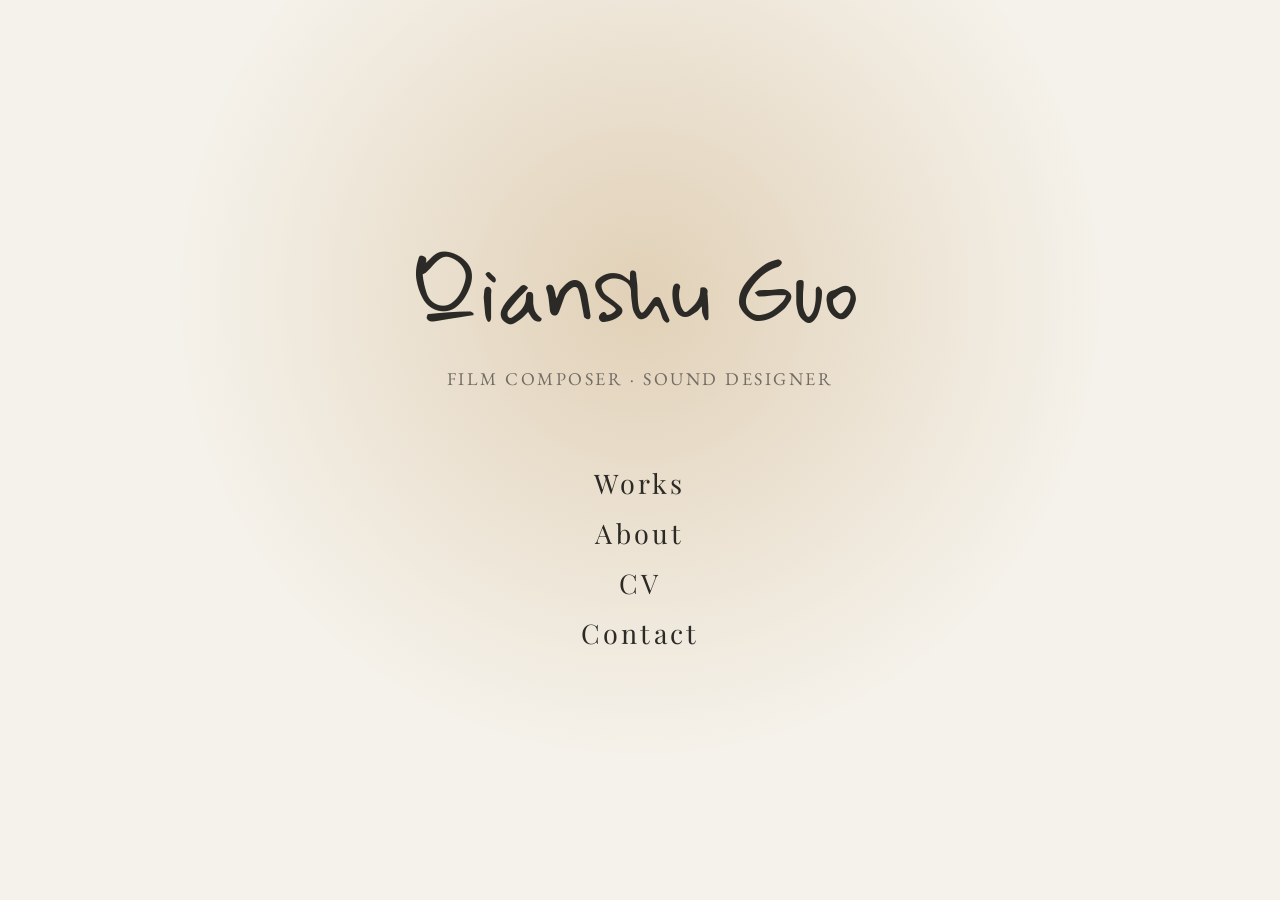
<file: index.html>
<!DOCTYPE html>
<html lang='en'>
<head>
    <title>Qianshu Guo</title>
    <meta charset='utf-8'>
    <meta name='viewport' content='width=device-width, initial-scale=1' />
    <meta name='theme-color' content='#f5f2eb'/>
    <link rel="preload" href="assets/fonts/Mynerve-Qianshu-Wordmark.woff2?v=4" as="font" type="font/woff2" crossorigin>
    <link rel="preload" href="assets/fonts/PlayfairDisplay-Regular.woff2" as="font" type="font/woff2" crossorigin>
    <link rel="preload" href="assets/fonts/EBGaramond-Regular.woff2" as="font" type="font/woff2" crossorigin>
    <link href="assets/fonts/fonts.css?v=4" rel="stylesheet">
    <link href="assets/site.css?v=5" rel="stylesheet">
    <script>
        const browserUA = navigator.userAgent;
        const isSafari = /Safari/.test(browserUA)
            && !/(Chrome|Chromium|CriOS|Edg|OPR|FxiOS|Android)/.test(browserUA);

        if (isSafari) {
            document.documentElement.classList.add('is-safari');
        }
    </script>
    <style>
        body {
            font-size: initial;
            line-height: normal;
        }

        .hero {
            position: relative;
            isolation: isolate;
            overflow: hidden;
            min-height: 100vh;
            min-height: 100svh;
            min-height: 100dvh;
            display: flex;
            flex-direction: column;
            justify-content: center;
            align-items: center;
            text-align: center;
            padding: 60px 40px;
        }

        .hero > * {
            position: relative;
            z-index: 1;
            animation: home-arrive .72s cubic-bezier(.22, .72, .28, 1) both;
        }

        .hero-name {
            animation-delay: .08s;
        }

        .hero .subtitle {
            animation-delay: .18s;
        }

        .hero-links {
            animation-delay: .28s;
        }

        @keyframes home-arrive {
            from {
                opacity: 0;
                transform: translateY(12px);
            }
            to {
                opacity: 1;
                transform: translateY(0);
            }
        }

        .hero h1 {
            display: block;
            width: 100%;
            font-family: 'Mynerve', cursive;
            font-size: clamp(52px, 8vw, 96px);
            font-weight: 400;
            letter-spacing: normal;
            font-feature-settings: "liga" 1;
            line-height: 1.1;
            margin-bottom: 0;
            text-align: center;
        }

        .is-safari .hero h1 {
            transform: translateX(.18em);
        }

        .hero-name {
            z-index: 0;
            align-self: stretch;
            width: 100%;
            margin-bottom: 20px;
            text-align: center;
        }

        .hero .subtitle {
            font-family: 'EB Garamond', Georgia, serif;
            font-size: clamp(16px, 1.6vw, 18px);
            font-style: normal;
            font-weight: 400;
            letter-spacing: .14em;
            color: var(--muted);
            margin-bottom: 68px;
        }

        .hero-links {
            display: flex;
            flex-direction: column;
            align-items: center;
        }

        .hero-links a {
            display: block;
            font-family: 'Playfair Display', serif;
            font-size: clamp(20px, 2.2vw, 27px);
            font-weight: 400;
            color: var(--text);
            text-decoration: none;
            padding: 7px 0;
            letter-spacing: .12em;
            transition:
                color .42s ease,
                transform .32s ease;
        }
        .hero-links a:hover {
            color: var(--accent-hover);
            transform: translateY(-1px);
        }
        .hero-links a:focus-visible {
            outline: 1px solid rgba(138, 114, 82, 0.45);
            outline-offset: 4px;
        }

        @media (max-width: 600px) {
            .hero { padding: 60px 24px; }
            .hero .subtitle {
                font-size: 14px;
                letter-spacing: .1em;
            }
        }

        @media (prefers-reduced-motion: reduce) {
            .hero > * {
                animation: none;
            }
            .hero-links a {
                transition: none;
            }
            .hero-links a:hover {
                transform: none;
            }
        }
    </style>
</head>
<body>
    <div class="hero">
        <div class="hero-name name-glow-anchor">
            <h1>Qianshu Guo</h1>
        </div>
        <p class="subtitle">FILM COMPOSER · SOUND DESIGNER</p>
        <div class="hero-links">
            <a href="works.html">Works</a>
            <a href="about.html">About</a>
            <a href="cv.html">CV</a>
            <a href="contact.html">Contact</a>
        </div>
    </div>
</body>
</html>
</file>
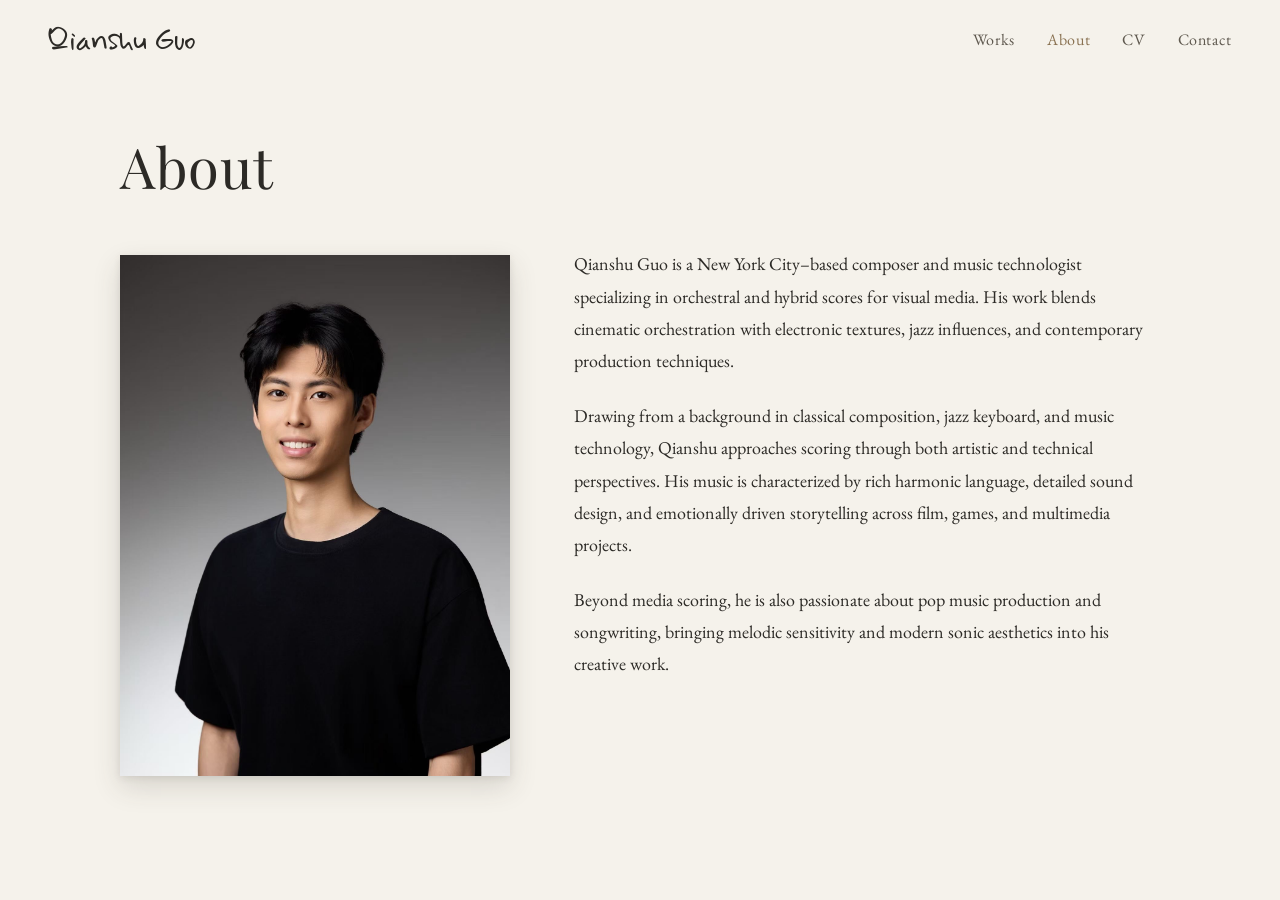
<file: about.html>
<!DOCTYPE html>
<html lang='en'>
<head>
    <title>About — Qianshu Guo</title>
    <meta charset='utf-8'>
    <meta name='viewport' content='width=device-width, initial-scale=1' />
    <meta name='theme-color' content='#f5f2eb'/>
    <link rel="preload" href="assets/fonts/Mynerve-Qianshu-Wordmark.woff2?v=4" as="font" type="font/woff2" crossorigin>
    <link rel="preload" href="assets/fonts/PlayfairDisplay-Regular.woff2" as="font" type="font/woff2" crossorigin>
    <link rel="preload" href="assets/fonts/EBGaramond-Regular.woff2" as="font" type="font/woff2" crossorigin>
    <link rel="preload" href="assets/pics/26-linkedin-1-ps.jpg" as="image">
    <link href="assets/fonts/fonts.css?v=4" rel="stylesheet">
    <link href="assets/site.css?v=5" rel="stylesheet">
    <style>
        .page-content {
            max-width: 1120px;
            margin: 0 auto;
            padding: 38px 40px 100px;
        }

        .page-title {
            font-family: 'Playfair Display', serif;
            font-size: clamp(36px, 5vw, 56px);
            font-weight: 400;
            margin-bottom: 42px;
            letter-spacing: .01em;
        }

        .about-layout {
            display: grid;
            grid-template-columns: minmax(250px, 0.8fr) minmax(0, 1.2fr);
            gap: clamp(40px, 5.5vw, 64px);
            align-items: start;
        }

        .about-portrait {
            box-shadow:
                0 2px 7px rgba(65, 58, 48, 0.10),
                0 11px 26px rgba(65, 58, 48, 0.16);
        }

        .about-portrait img {
            display: block;
            width: 100%;
            height: auto;
            opacity: 0;
            transition: opacity 0.3s ease;
        }

        .about-portrait img.is-ready {
            opacity: 1;
        }

        .about-copy {
            margin-top: -7px;
        }

        .about-copy p {
            font-size: 18px;
            line-height: 1.8;
            margin-bottom: 22px;
        }

        .about-copy p:last-child {
            margin-bottom: 0;
        }

        @media (max-width: 760px) {
            .about-layout {
                grid-template-columns: 1fr;
                gap: 36px;
            }

            .about-portrait {
                width: min(100%, 430px);
            }

            .about-copy {
                margin-top: 0;
            }
        }

        @media (max-width: 600px) {
            .page-content { padding: 32px 24px 80px; }
            .page-title { margin-bottom: 32px; }
            .about-layout { gap: 30px; }
        }

        @media (prefers-reduced-motion: reduce) {
            .about-portrait img {
                transition: none;
            }
        }
    </style>
</head>
<body class="inner-page">

    <nav class="site-nav">
        <a class="name" href="index.html">Qianshu Guo</a>
        <div class="links">
            <a href="works.html">Works</a>
            <a href="about.html" aria-current="page">About</a>
            <a href="cv.html">CV</a>
            <a href="contact.html">Contact</a>
        </div>
    </nav>

    <div class="page-content">
        <div class="page-title">About</div>
        <div class="about-layout">
            <figure class="about-portrait">
                <img
                    src="assets/pics/26-linkedin-1-ps.jpg"
                    alt="Portrait of Qianshu Guo"
                    width="1280"
                    height="1707"
                    decoding="async"
                    fetchpriority="high"
                >
            </figure>
            <div class="about-copy">
                <p>Qianshu Guo is a New York City–based composer and music technologist specializing in orchestral and hybrid scores for visual media. His work blends cinematic orchestration with electronic textures, jazz influences, and contemporary production techniques.</p>
                <p>Drawing from a background in classical composition, jazz keyboard, and music technology, Qianshu approaches scoring through both artistic and technical perspectives. His music is characterized by rich harmonic language, detailed sound design, and emotionally driven storytelling across film, games, and multimedia projects.</p>
                <p>Beyond media scoring, he is also passionate about pop music production and songwriting, bringing melodic sensitivity and modern sonic aesthetics into his creative work.</p>
            </div>
        </div>
    </div>

    <noscript>
        <style>.about-portrait img { opacity: 1; }</style>
    </noscript>
    <script>
        const portrait = document.querySelector('.about-portrait img');

        const revealPortrait = () => {
            requestAnimationFrame(() => portrait.classList.add('is-ready'));
        };

        if ('decode' in portrait) {
            portrait.decode().then(revealPortrait).catch(() => {
                if (portrait.complete && portrait.naturalWidth) {
                    revealPortrait();
                } else {
                    portrait.addEventListener('load', revealPortrait, { once: true });
                }
            });
        } else if (portrait.complete && portrait.naturalWidth) {
            revealPortrait();
        } else {
            portrait.addEventListener('load', revealPortrait, { once: true });
        }
    </script>
</body>
</html>
</file>
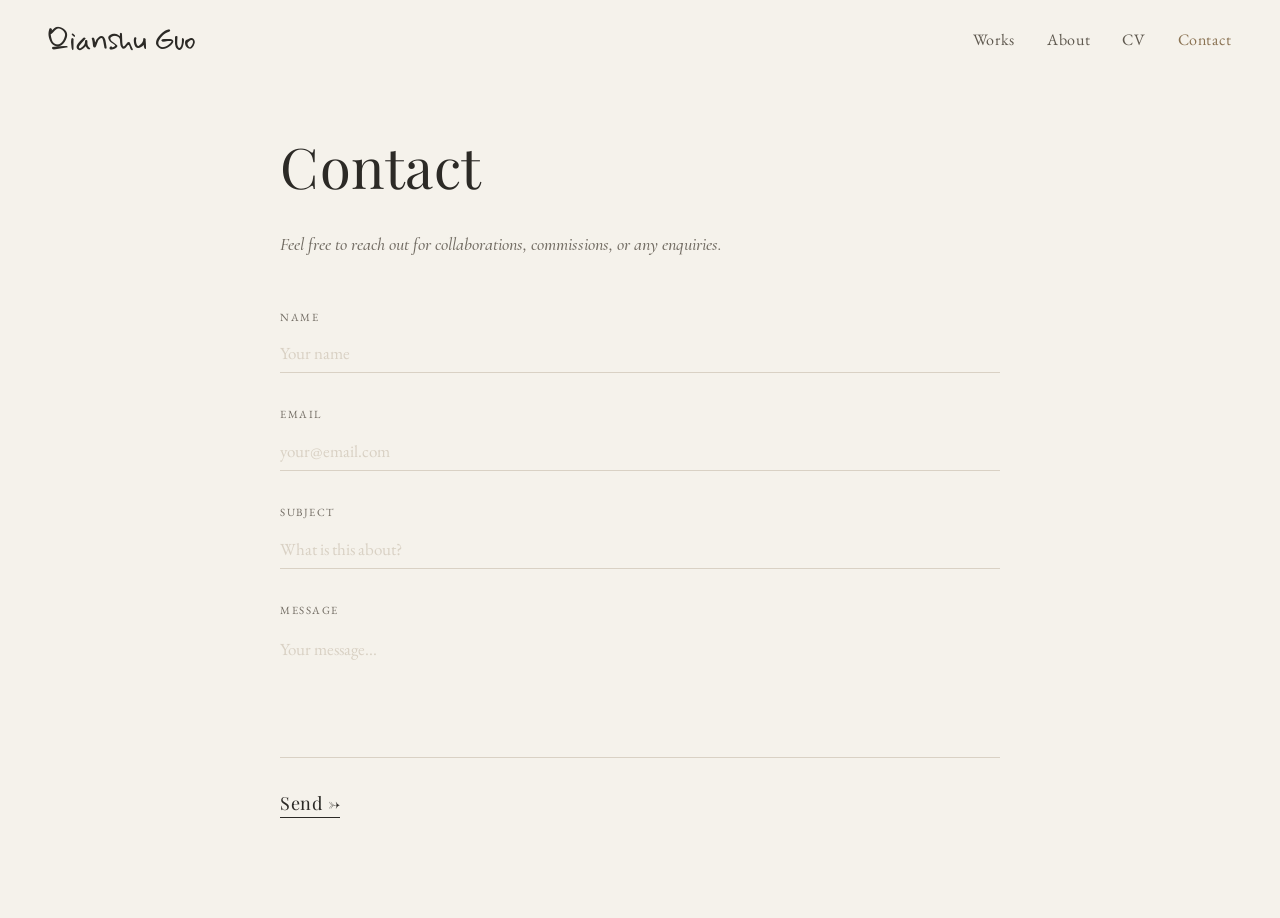
<file: contact.html>
<!DOCTYPE html>
<html lang='en'>
<head>
    <title>Contact — Qianshu Guo</title>
    <meta charset='utf-8'>
    <meta name='viewport' content='width=device-width, initial-scale=1' />
    <meta name='theme-color' content='#f5f2eb'/>
    <link rel="preload" href="assets/fonts/Mynerve-Qianshu-Wordmark.woff2?v=4" as="font" type="font/woff2" crossorigin>
    <link rel="preload" href="assets/fonts/PlayfairDisplay-Regular.woff2" as="font" type="font/woff2" crossorigin>
    <link rel="preload" href="assets/fonts/EBGaramond-Regular.woff2" as="font" type="font/woff2" crossorigin>
    <link rel="preload" href="assets/fonts/CormorantGaramond-MediumItalic.woff2" as="font" type="font/woff2" crossorigin>
    <link href="assets/fonts/fonts.css?v=4" rel="stylesheet">
    <link href="assets/site.css?v=5" rel="stylesheet">
    <style>
        .page-content {
            max-width: 800px;
            margin: 0 auto;
            padding: 38px 40px 100px;
        }

        .page-title {
            font-family: 'Playfair Display', serif;
            font-size: clamp(36px, 5vw, 56px);
            font-weight: 400;
            margin-bottom: 16px;
            letter-spacing: .01em;
        }

        .contact-intro {
            font-size: 18px;
            font-style: italic;
            font-family: 'Cormorant Garamond', Georgia, serif;
            font-weight: 500;
            color: var(--muted);
            margin-bottom: 48px;
        }

        .contact-form {
            display: flex;
            flex-direction: column;
            gap: 32px;
        }

        .form-group {
            display: flex;
            flex-direction: column;
            gap: 8px;
        }

        .form-group label {
            font-size: 11px;
            letter-spacing: .14em;
            text-transform: uppercase;
            color: var(--muted);
        }

        .form-group input,
        .form-group textarea {
            background: transparent;
            border: none;
            border-bottom: 1px solid var(--border);
            padding: 8px 0;
            font-family: 'EB Garamond', Georgia, serif;
            font-size: 17px;
            color: var(--text);
            outline: none;
            width: 100%;
            transition: border-color 0.2s;
        }
        .form-group input::placeholder,
        .form-group textarea::placeholder {
            color: var(--border);
        }
        .form-group input:focus,
        .form-group textarea:focus {
            border-bottom-color: var(--text);
        }
        .form-group textarea {
            resize: none;
            height: 130px;
            line-height: 1.6;
        }

        .form-submit button {
            font-family: 'Playfair Display', serif;
            font-size: 18px;
            font-weight: 400;
            color: var(--text);
            background: none;
            border: none;
            border-bottom: 1px solid var(--text);
            padding-bottom: 2px;
            cursor: pointer;
            letter-spacing: .04em;
            transition: color 0.2s, border-color 0.2s;
        }
        .form-submit button:hover { color: var(--accent); border-color: var(--accent); }
        .form-submit button:disabled {
            color: var(--muted);
            border-color: var(--border);
            cursor: wait;
        }

        .form-status {
            display: none;
            font-size: 16px;
            font-style: italic;
            font-family: 'Cormorant Garamond', Georgia, serif;
            font-weight: 500;
            color: var(--muted);
            margin-top: 8px;
        }
        .form-status.is-visible { display: block; }
        .form-status.is-error { color: #9a4f44; }

        .form-honey {
            position: absolute;
            left: -9999px;
            width: 1px;
            height: 1px;
            overflow: hidden;
        }

        @media (max-width: 600px) {
            .page-content { padding: 32px 24px 80px; }
        }
    </style>
</head>
<body class="inner-page">

    <nav class="site-nav">
        <a class="name" href="index.html">Qianshu Guo</a>
        <div class="links">
            <a href="works.html">Works</a>
            <a href="about.html">About</a>
            <a href="cv.html">CV</a>
            <a href="contact.html" aria-current="page">Contact</a>
        </div>
    </nav>

    <div class="page-content">
        <div class="page-title">Contact</div>
        <p class="contact-intro">Feel free to reach out for collaborations, commissions, or any enquiries.</p>

        <form
            class="contact-form"
            id="contact-form"
            action="https://formsubmit.co/qianshu.guo@outlook.com"
            method="POST"
        >
            <input type="hidden" name="_template" value="table">
            <input type="hidden" name="_captcha" value="false">
            <div class="form-honey" aria-hidden="true">
                <label for="website">Website</label>
                <input type="text" id="website" name="_honey" tabindex="-1" autocomplete="off">
            </div>
            <div class="form-group">
                <label for="name">Name</label>
                <input type="text" id="name" name="name" placeholder="Your name" required>
            </div>
            <div class="form-group">
                <label for="email">Email</label>
                <input type="email" id="email" name="email" placeholder="your@email.com" required>
            </div>
            <div class="form-group">
                <label for="subject">Subject</label>
                <input type="text" id="subject" name="subject" placeholder="What is this about?">
            </div>
            <div class="form-group">
                <label for="message">Message</label>
                <textarea id="message" name="message" placeholder="Your message..." required></textarea>
            </div>
            <div class="form-submit">
                <button type="submit" id="submit-button">Send →</button>
                <p class="form-status" id="form-status" role="status" aria-live="polite"></p>
            </div>
        </form>
    </div>

    <script>
        const form = document.getElementById('contact-form');
        const submitButton = document.getElementById('submit-button');
        const formStatus = document.getElementById('form-status');

        form.addEventListener('submit', async function (event) {
            event.preventDefault();

            const formData = new FormData(form);
            const subject = formData.get('subject') || 'Message from website';
            formData.set('_subject', subject);

            submitButton.disabled = true;
            submitButton.textContent = 'Sending…';
            formStatus.className = 'form-status';
            formStatus.textContent = '';

            try {
                const response = await fetch(
                    'https://formsubmit.co/ajax/qianshu.guo@outlook.com',
                    {
                        method: 'POST',
                        headers: { 'Accept': 'application/json' },
                        body: formData
                    }
                );

                if (!response.ok) {
                    throw new Error('Form submission failed');
                }

                form.reset();
                formStatus.textContent = "Thank you — your message has been sent. I'll be in touch soon.";
                formStatus.className = 'form-status is-visible';
            } catch (error) {
                formStatus.textContent = 'Sorry, the message could not be sent. Please try again in a moment.';
                formStatus.className = 'form-status is-visible is-error';
            } finally {
                submitButton.disabled = false;
                submitButton.textContent = 'Send →';
            }
        });
    </script>

</body>
</html>
</file>
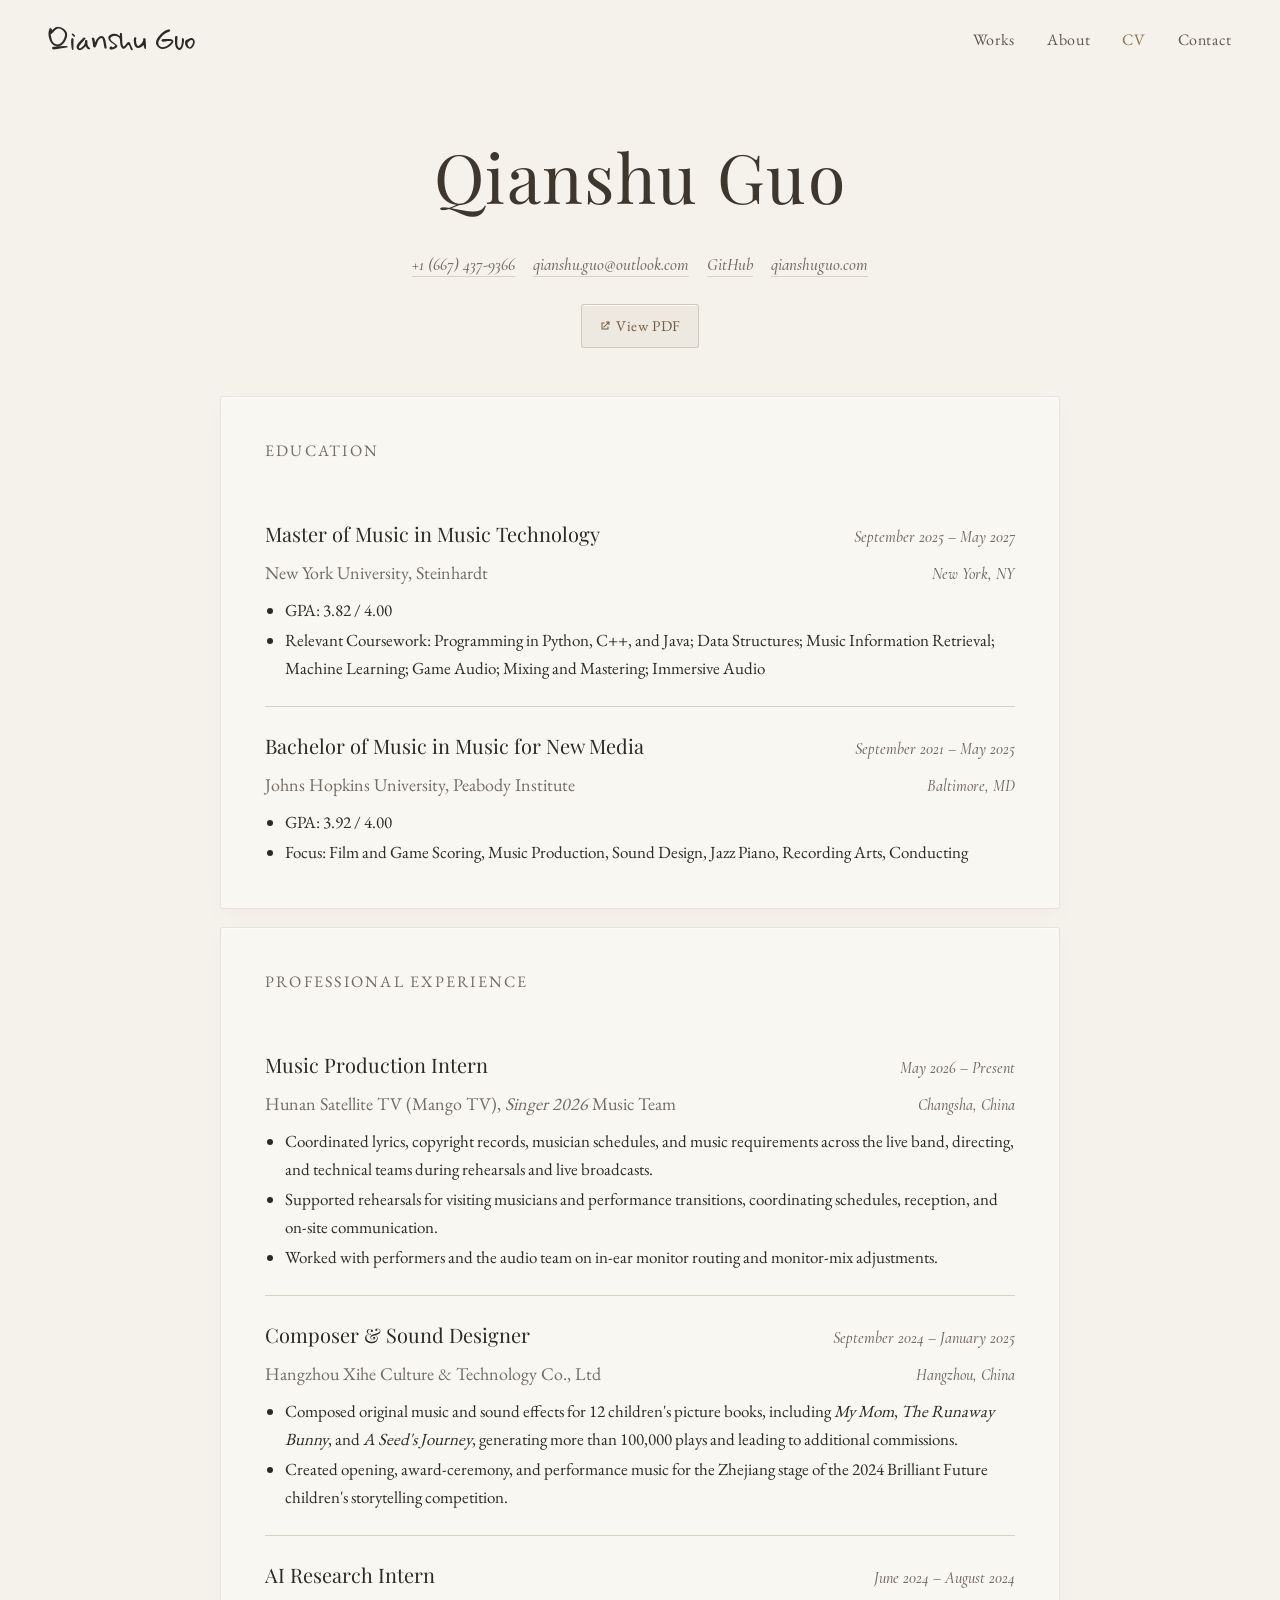
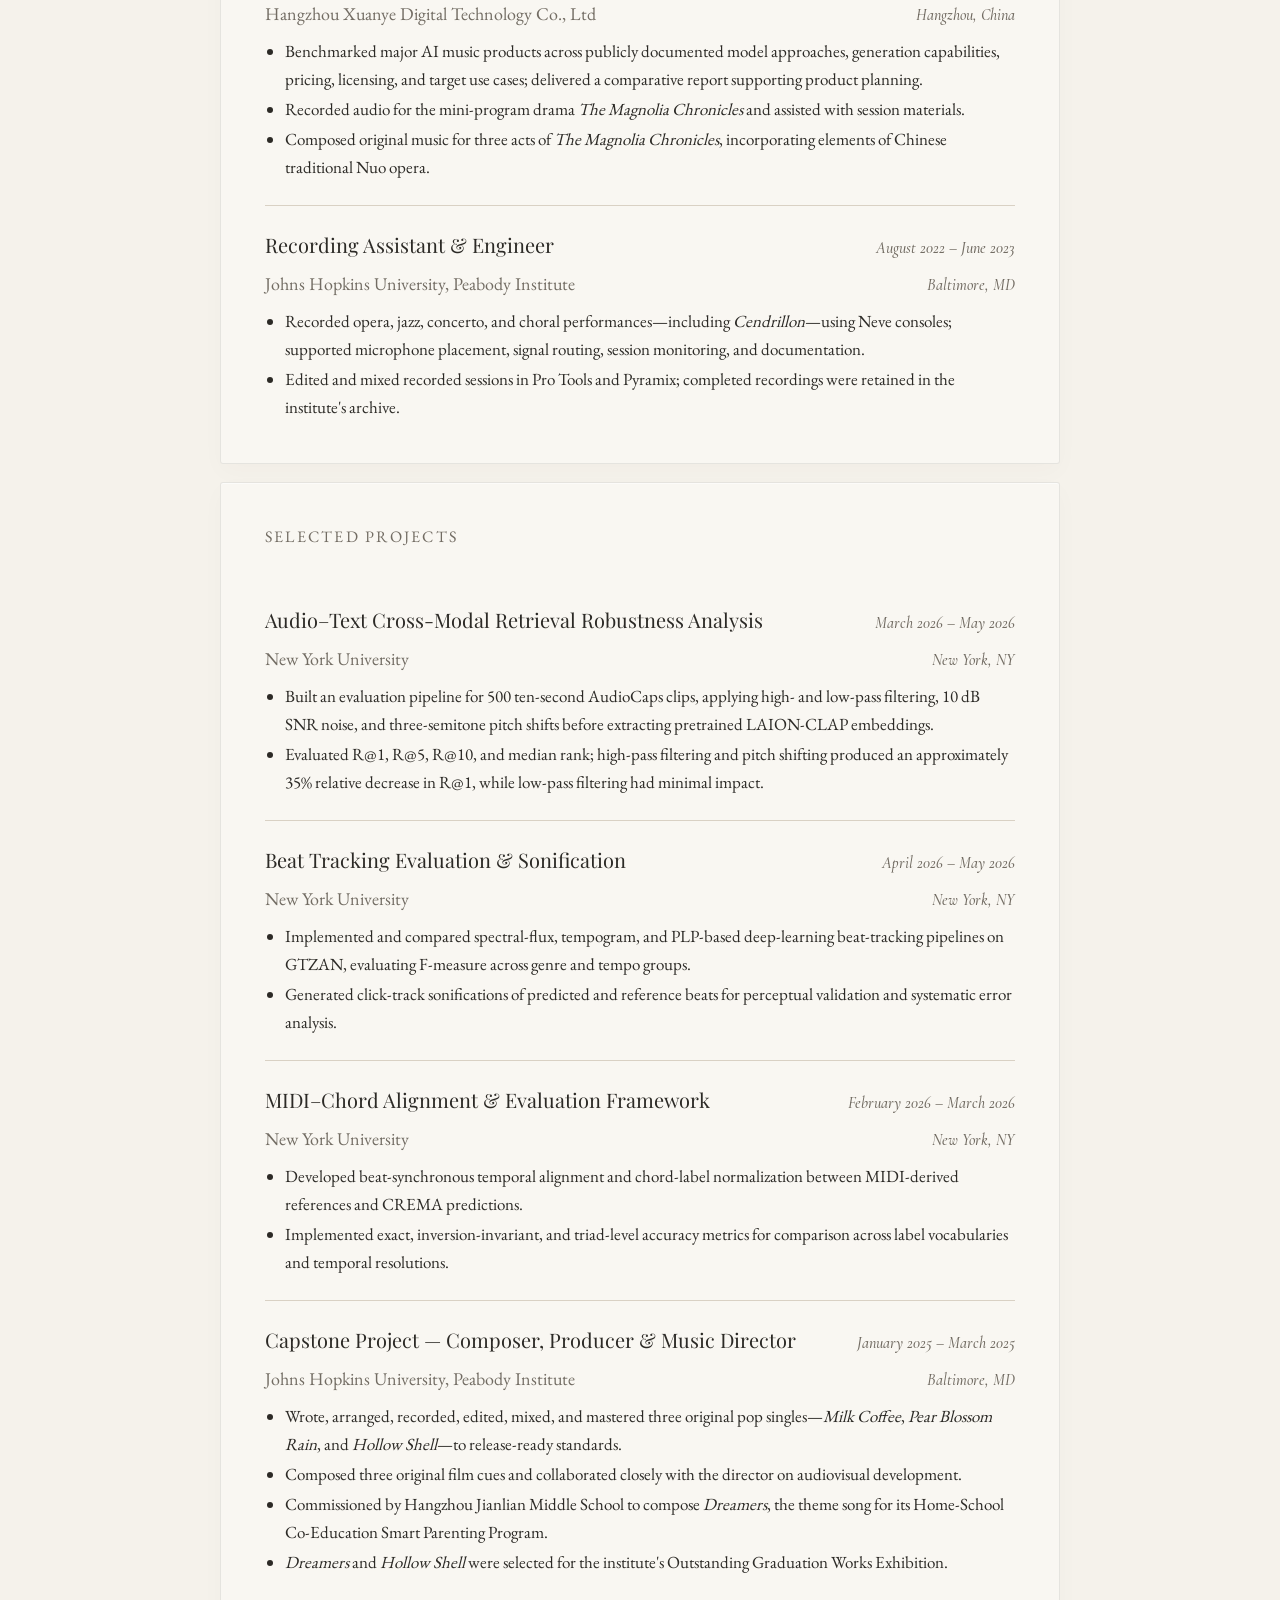
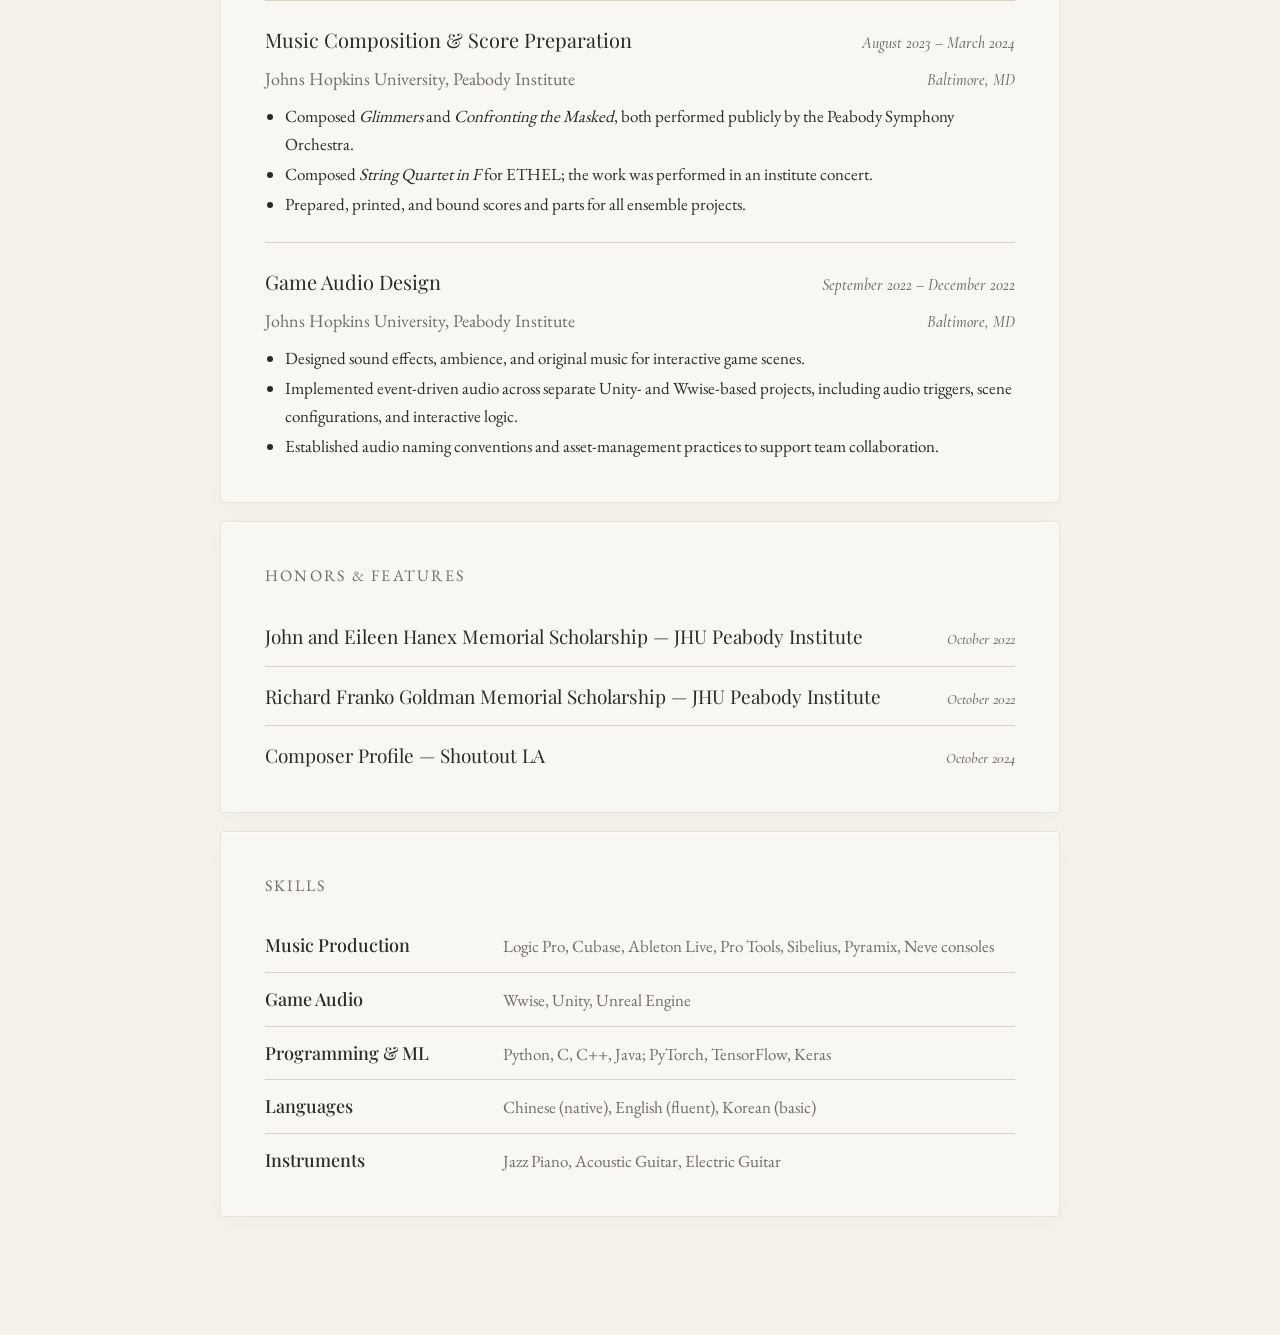
<file: cv.html>
<!DOCTYPE html>
<html lang='en'>
<head>
    <title>CV — Qianshu Guo</title>
    <meta charset='utf-8'>
    <meta name='viewport' content='width=device-width, initial-scale=1' />
    <meta name='theme-color' content='#f5f2eb'/>
    <link rel="preload" href="assets/fonts/Mynerve-Qianshu-Wordmark.woff2?v=4" as="font" type="font/woff2" crossorigin>
    <link rel="preload" href="assets/fonts/PlayfairDisplay-Regular.woff2" as="font" type="font/woff2" crossorigin>
    <link rel="preload" href="assets/fonts/EBGaramond-Regular.woff2" as="font" type="font/woff2" crossorigin>
    <link rel="preload" href="assets/fonts/CormorantGaramond-MediumItalic.woff2" as="font" type="font/woff2" crossorigin>
    <link href="assets/fonts/fonts.css?v=4" rel="stylesheet">
    <link href="assets/site.css?v=5" rel="stylesheet">
    <style>
        :root {
            --block-bg: rgba(255, 255, 255, 0.38);
            --block-border: rgba(65, 58, 48, 0.10);
        }

        .cv-download {
            display: inline-flex;
            align-items: center;
            gap: 5px;
            font-family: 'EB Garamond', Georgia, serif;
            font-size: 15px;
            font-weight: 500;
            color: var(--accent-hover);
            text-decoration: none;
            background-color: #ede8e0;
            border: 1px solid rgba(138, 114, 82, 0.28);
            border-radius: 3px;
            box-shadow: inset 0 1px 0 rgba(255, 255, 255, 0.72);
            padding: 8px 17px;
            letter-spacing: .04em;
            white-space: nowrap;
            transition:
                color 0.2s,
                border-color 0.2s,
                background-color 0.2s,
                box-shadow 0.2s;
            margin-top: 24px;
        }
        .cv-download:hover {
            color: var(--text);
            border-color: rgba(138, 114, 82, 0.42);
            background-color: #e8e1d7;
            box-shadow:
                inset 0 1px 0 rgba(255, 255, 255, 0.82),
                0 2px 8px rgba(65, 58, 48, 0.045);
        }
        .cv-download:focus-visible {
            outline: 1px solid rgba(138, 114, 82, 0.55);
            outline-offset: 4px;
        }
        .cv-download-floating {
            position: fixed;
            z-index: 20;
            left: 50%;
            bottom: max(18px, env(safe-area-inset-bottom));
            margin: 0;
            transform: translateX(-50%);
            opacity: 1;
            visibility: visible;
            box-shadow:
                inset 0 1px 0 rgba(255, 255, 255, 0.78),
                0 4px 14px rgba(65, 58, 48, 0.07);
        }
        .cv-download-floating:hover {
            box-shadow:
                inset 0 1px 0 rgba(255, 255, 255, 0.84),
                0 5px 16px rgba(65, 58, 48, 0.085);
        }
        body.has-download-observer .cv-download-floating {
            opacity: 0;
            visibility: hidden;
            pointer-events: none;
            transform: translate(-50%, 6px);
            transition:
                opacity 0.2s,
                visibility 0.2s,
                transform 0.2s,
                color 0.2s,
                border-color 0.2s,
                background-color 0.2s,
                box-shadow 0.2s;
        }
        body.has-download-observer.show-floating-download .cv-download-floating {
            opacity: 1;
            visibility: visible;
            pointer-events: auto;
            transform: translate(-50%, 0);
        }

        .cv-page {
            max-width: 920px;
            margin: 0 auto;
            padding: 38px 40px 100px;
        }

        .cv-header {
            text-align: center;
            margin-bottom: 48px;
        }
        .cv-header h1 {
            font-family: 'Playfair Display', serif;
            font-size: clamp(40px, 6vw, 68px);
            font-weight: 400;
            letter-spacing: .02em;
            color: #3d372e;
            margin-bottom: 16px;
        }
        .cv-header .contact {
            display: flex;
            justify-content: center;
            flex-wrap: wrap;
            gap: 6px 18px;
            font-size: 17px;
            color: var(--muted);
            font-style: italic;
            font-family: 'Cormorant Garamond', Georgia, serif;
            font-weight: 500;
            line-height: 1.8;
        }
        .cv-header .contact a {
            color: var(--muted);
            text-decoration: none;
            border-bottom: 1px solid var(--border);
            padding-bottom: 1px;
            transition: color 0.2s;
        }
        .cv-header .contact a:hover { color: var(--text); }
        .cv-header .contact span { white-space: nowrap; }

        .cv-block {
            background-color: var(--block-bg);
            border: 1px solid var(--block-border);
            border-radius: 3px;
            box-shadow:
                inset 0 1px 0 rgba(255, 255, 255, 0.55),
                0 8px 24px rgba(65, 58, 48, 0.025);
            padding: 40px 44px;
            margin-bottom: 18px;
        }
        .cv-block .block-label {
            font-family: 'EB Garamond', Georgia, serif;
            font-size: 16px;
            letter-spacing: .14em;
            text-transform: uppercase;
            color: var(--muted);
            margin-bottom: 31px;
        }

        /* Skills */
        .skills-list {
            list-style: none;
            padding: 0;
        }
        .skills-list li {
            display: flex;
            gap: 18px;
            flex-wrap: wrap;
            align-items: baseline;
            padding: 11px 0;
            border-bottom: 1px solid var(--border);
            font-size: 18px;
        }
        .skills-list li:first-child { padding-top: 0; }
        .skills-list li:last-child { border-bottom: none; padding-bottom: 0; }
        .skill-key {
            font-family: 'Playfair Display', serif;
            font-size: 18px;
            font-weight: 500;
            min-width: 220px;
        }
        .skill-val {
            color: var(--muted);
            font-size: 17px;
        }

        /* Experience */
        .exp-entry {
            padding: 22px 0;
            border-bottom: 1px solid var(--border);
        }
        .exp-entry:first-child { padding-top: 0; }
        .exp-entry:last-child { border-bottom: none; padding-bottom: 0; }
        .exp-top-row {
            display: flex;
            justify-content: space-between;
            align-items: baseline;
            flex-wrap: wrap;
            gap: 7px;
            margin-bottom: 2px;
        }
        .exp-title {
            font-family: 'Playfair Display', serif;
            font-size: 20px;
            font-weight: 400;
        }
        .exp-date {
            font-size: 16px;
            font-style: italic;
            font-family: 'Cormorant Garamond', Georgia, serif;
            font-weight: 500;
            color: var(--muted);
            white-space: nowrap;
        }
        .exp-role {
            font-size: 18px;
            font-style: normal;
            font-family: 'EB Garamond', Georgia, serif;
            font-weight: 400;
            color: var(--muted);
            margin-top: 5px;
            margin-bottom: 5px;
        }
        .exp-meta-row {
            display: flex;
            justify-content: space-between;
            align-items: baseline;
            flex-wrap: wrap;
            gap: 7px 18px;
            margin-bottom: 7px;
        }
        .exp-meta-row .exp-role,
        .exp-meta-row .exp-organization {
            margin-bottom: 0;
        }
        .exp-entry ul { padding-left: 20px; }
        .exp-entry ul li {
            font-size: 17px;
            line-height: 1.65;
            margin-bottom: 2px;
            color: var(--text);
        }
        .exp-organization {
            font-size: 16px;
            font-style: italic;
            font-family: 'Cormorant Garamond', Georgia, serif;
            font-weight: 500;
            color: var(--muted);
            margin-bottom: 7px;
        }

        /* Awards */
        .awards-list {
            list-style: none;
            padding: 0;
        }
        .awards-list li {
            display: flex;
            justify-content: space-between;
            align-items: baseline;
            flex-wrap: wrap;
            gap: 9px;
            padding: 13px 0;
            border-bottom: 1px solid var(--border);
        }
        .awards-list li:first-child { padding-top: 0; }
        .awards-list li:last-child { border-bottom: none; padding-bottom: 0; }
        .award-name {
            font-family: 'Playfair Display', serif;
            font-size: 19px;
            font-weight: 400;
        }
        .award-prize {
            font-size: 15px;
            font-style: italic;
            font-family: 'Cormorant Garamond', Georgia, serif;
            font-weight: 500;
            color: var(--muted);
            white-space: nowrap;
        }

        @media (max-width: 600px) {
            .cv-page { padding: 32px 24px 80px; }
            .cv-block { padding: 28px 24px; }
            .cv-header { margin-bottom: 40px; }
            .cv-header .contact {
                flex-direction: column;
                align-items: center;
                gap: 0;
            }
            .skill-key { min-width: 100%; }
        }

        @media (prefers-reduced-motion: reduce) {
            .cv-download {
                transition: none;
            }
        }

        @media print {
            .cv-download-floating {
                display: none;
            }
        }
    </style>
</head>
<body class="inner-page">

    <nav class="site-nav">
        <a class="name" href="index.html">Qianshu Guo</a>
        <div class="links">
            <a href="works.html">Works</a>
            <a href="about.html">About</a>
            <a href="cv.html" aria-current="page">CV</a>
            <a href="contact.html">Contact</a>
        </div>
    </nav>

    <div class="cv-page">

        <div class="cv-header">
            <h1>Qianshu Guo</h1>
            <div class="contact">
                <span><a href="tel:+16674379366">+1 (667) 437-9366</a></span>
                <span><a href="mailto:qianshu.guo@outlook.com">qianshu.guo@outlook.com</a></span>
                <span><a href="https://github.com/qianshuguo" target="_blank" rel="noopener noreferrer">GitHub</a></span>
                <span><a href="https://qianshuguo.com">qianshuguo.com</a></span>
            </div>
            <a class="cv-download" href="assets/cv/qianshu_guo-cv.pdf" target="_blank" rel="noopener noreferrer">
                <svg xmlns="http://www.w3.org/2000/svg" width="12" height="12" viewBox="0 0 24 24" fill="currentColor" aria-hidden="true">
                    <path d="M14 3h7v7h-2V6.41l-9.29 9.3-1.42-1.42L17.59 5H14V3zM5 5h6v2H7v10h10v-4h2v6H5V5z"/>
                </svg>
                View PDF
            </a>
        </div>

        <div class="cv-content">
        <!-- Education -->
        <div class="cv-block">
            <div class="block-label">Education</div>

            <div class="exp-entry">
                <div class="exp-top-row">
                    <span class="exp-title">Master of Music in Music Technology</span>
                    <span class="exp-date">September 2025 – May 2027</span>
                </div>
                <div class="exp-meta-row">
                    <div class="exp-role">New York University, Steinhardt</div>
                    <div class="exp-organization">New York, NY</div>
                </div>
                <ul>
                    <li>GPA: 3.82 / 4.00</li>
                    <li>Relevant Coursework: Programming in Python, C++, and Java; Data Structures; Music Information Retrieval; Machine Learning; Game Audio; Mixing and Mastering; Immersive Audio</li>
                </ul>
            </div>

            <div class="exp-entry">
                <div class="exp-top-row">
                    <span class="exp-title">Bachelor of Music in Music for New Media</span>
                    <span class="exp-date">September 2021 – May 2025</span>
                </div>
                <div class="exp-meta-row">
                    <div class="exp-role">Johns Hopkins University, Peabody Institute</div>
                    <div class="exp-organization">Baltimore, MD</div>
                </div>
                <ul>
                    <li>GPA: 3.92 / 4.00</li>
                    <li>Focus: Film and Game Scoring, Music Production, Sound Design, Jazz Piano, Recording Arts, Conducting</li>
                </ul>
            </div>
        </div>

        <!-- Professional Experience -->
        <div class="cv-block">
            <div class="block-label">Professional Experience</div>

            <div class="exp-entry">
                <div class="exp-top-row">
                    <span class="exp-title">Music Production Intern</span>
                    <span class="exp-date">May 2026 – Present</span>
                </div>
                <div class="exp-meta-row">
                    <div class="exp-role">Hunan Satellite TV (Mango TV), <em>Singer 2026</em> Music Team</div>
                    <div class="exp-organization">Changsha, China</div>
                </div>
                <ul>
                    <li>Coordinated lyrics, copyright records, musician schedules, and music requirements across the live band, directing, and technical teams during rehearsals and live broadcasts.</li>
                    <li>Supported rehearsals for visiting musicians and performance transitions, coordinating schedules, reception, and on-site communication.</li>
                    <li>Worked with performers and the audio team on in-ear monitor routing and monitor-mix adjustments.</li>
                </ul>
            </div>

            <div class="exp-entry">
                <div class="exp-top-row">
                    <span class="exp-title">Composer &amp; Sound Designer</span>
                    <span class="exp-date">September 2024 – January 2025</span>
                </div>
                <div class="exp-meta-row">
                    <div class="exp-role">Hangzhou Xihe Culture &amp; Technology Co., Ltd</div>
                    <div class="exp-organization">Hangzhou, China</div>
                </div>
                <ul>
                    <li>Composed original music and sound effects for 12 children's picture books, including <em>My Mom</em>, <em>The Runaway Bunny</em>, and <em>A Seed's Journey</em>, generating more than 100,000 plays and leading to additional commissions.</li>
                    <li>Created opening, award-ceremony, and performance music for the Zhejiang stage of the 2024 Brilliant Future children's storytelling competition.</li>
                </ul>
            </div>

            <div class="exp-entry">
                <div class="exp-top-row">
                    <span class="exp-title">AI Research Intern</span>
                    <span class="exp-date">June 2024 – August 2024</span>
                </div>
                <div class="exp-meta-row">
                    <div class="exp-role">Hangzhou Xuanye Digital Technology Co., Ltd</div>
                    <div class="exp-organization">Hangzhou, China</div>
                </div>
                <ul>
                    <li>Benchmarked major AI music products across publicly documented model approaches, generation capabilities, pricing, licensing, and target use cases; delivered a comparative report supporting product planning.</li>
                    <li>Recorded audio for the mini-program drama <em>The Magnolia Chronicles</em> and assisted with session materials.</li>
                    <li>Composed original music for three acts of <em>The Magnolia Chronicles</em>, incorporating elements of Chinese traditional Nuo opera.</li>
                </ul>
            </div>

            <div class="exp-entry">
                <div class="exp-top-row">
                    <span class="exp-title">Recording Assistant &amp; Engineer</span>
                    <span class="exp-date">August 2022 – June 2023</span>
                </div>
                <div class="exp-meta-row">
                    <div class="exp-role">Johns Hopkins University, Peabody Institute</div>
                    <div class="exp-organization">Baltimore, MD</div>
                </div>
                <ul>
                    <li>Recorded opera, jazz, concerto, and choral performances—including <em>Cendrillon</em>—using Neve consoles; supported microphone placement, signal routing, session monitoring, and documentation.</li>
                    <li>Edited and mixed recorded sessions in Pro Tools and Pyramix; completed recordings were retained in the institute's archive.</li>
                </ul>
            </div>
        </div>

        <!-- Selected Projects -->
        <div class="cv-block">
            <div class="block-label">Selected Projects</div>

            <div class="exp-entry">
                <div class="exp-top-row">
                    <span class="exp-title">Audio–Text Cross-Modal Retrieval Robustness Analysis</span>
                    <span class="exp-date">March 2026 – May 2026</span>
                </div>
                <div class="exp-meta-row">
                    <div class="exp-role">New York University</div>
                    <div class="exp-organization">New York, NY</div>
                </div>
                <ul>
                    <li>Built an evaluation pipeline for 500 ten-second AudioCaps clips, applying high- and low-pass filtering, 10 dB SNR noise, and three-semitone pitch shifts before extracting pretrained LAION-CLAP embeddings.</li>
                    <li>Evaluated R@1, R@5, R@10, and median rank; high-pass filtering and pitch shifting produced an approximately 35% relative decrease in R@1, while low-pass filtering had minimal impact.</li>
                </ul>
            </div>

            <div class="exp-entry">
                <div class="exp-top-row">
                    <span class="exp-title">Beat Tracking Evaluation &amp; Sonification</span>
                    <span class="exp-date">April 2026 – May 2026</span>
                </div>
                <div class="exp-meta-row">
                    <div class="exp-role">New York University</div>
                    <div class="exp-organization">New York, NY</div>
                </div>
                <ul>
                    <li>Implemented and compared spectral-flux, tempogram, and PLP-based deep-learning beat-tracking pipelines on GTZAN, evaluating F-measure across genre and tempo groups.</li>
                    <li>Generated click-track sonifications of predicted and reference beats for perceptual validation and systematic error analysis.</li>
                </ul>
            </div>

            <div class="exp-entry">
                <div class="exp-top-row">
                    <span class="exp-title">MIDI–Chord Alignment &amp; Evaluation Framework</span>
                    <span class="exp-date">February 2026 – March 2026</span>
                </div>
                <div class="exp-meta-row">
                    <div class="exp-role">New York University</div>
                    <div class="exp-organization">New York, NY</div>
                </div>
                <ul>
                    <li>Developed beat-synchronous temporal alignment and chord-label normalization between MIDI-derived references and CREMA predictions.</li>
                    <li>Implemented exact, inversion-invariant, and triad-level accuracy metrics for comparison across label vocabularies and temporal resolutions.</li>
                </ul>
            </div>

            <div class="exp-entry">
                <div class="exp-top-row">
                    <span class="exp-title">Capstone Project — Composer, Producer &amp; Music Director</span>
                    <span class="exp-date">January 2025 – March 2025</span>
                </div>
                <div class="exp-meta-row">
                    <div class="exp-role">Johns Hopkins University, Peabody Institute</div>
                    <div class="exp-organization">Baltimore, MD</div>
                </div>
                <ul>
                    <li>Wrote, arranged, recorded, edited, mixed, and mastered three original pop singles—<em>Milk Coffee</em>, <em>Pear Blossom Rain</em>, and <em>Hollow Shell</em>—to release-ready standards.</li>
                    <li>Composed three original film cues and collaborated closely with the director on audiovisual development.</li>
                    <li>Commissioned by Hangzhou Jianlian Middle School to compose <em>Dreamers</em>, the theme song for its Home-School Co-Education Smart Parenting Program.</li>
                    <li><em>Dreamers</em> and <em>Hollow Shell</em> were selected for the institute's Outstanding Graduation Works Exhibition.</li>
                </ul>
            </div>

            <div class="exp-entry">
                <div class="exp-top-row">
                    <span class="exp-title">Music Composition &amp; Score Preparation</span>
                    <span class="exp-date">August 2023 – March 2024</span>
                </div>
                <div class="exp-meta-row">
                    <div class="exp-role">Johns Hopkins University, Peabody Institute</div>
                    <div class="exp-organization">Baltimore, MD</div>
                </div>
                <ul>
                    <li>Composed <em>Glimmers</em> and <em>Confronting the Masked</em>, both performed publicly by the Peabody Symphony Orchestra.</li>
                    <li>Composed <em>String Quartet in F</em> for ETHEL; the work was performed in an institute concert.</li>
                    <li>Prepared, printed, and bound scores and parts for all ensemble projects.</li>
                </ul>
            </div>

            <div class="exp-entry">
                <div class="exp-top-row">
                    <span class="exp-title">Game Audio Design</span>
                    <span class="exp-date">September 2022 – December 2022</span>
                </div>
                <div class="exp-meta-row">
                    <div class="exp-role">Johns Hopkins University, Peabody Institute</div>
                    <div class="exp-organization">Baltimore, MD</div>
                </div>
                <ul>
                    <li>Designed sound effects, ambience, and original music for interactive game scenes.</li>
                    <li>Implemented event-driven audio across separate Unity- and Wwise-based projects, including audio triggers, scene configurations, and interactive logic.</li>
                    <li>Established audio naming conventions and asset-management practices to support team collaboration.</li>
                </ul>
            </div>
        </div>

        <!-- Honors -->
        <div class="cv-block">
            <div class="block-label">Honors &amp; Features</div>
            <ul class="awards-list">
                <li>
                    <span class="award-name">John and Eileen Hanex Memorial Scholarship — JHU Peabody Institute</span>
                    <span class="award-prize">October 2022</span>
                </li>
                <li>
                    <span class="award-name">Richard Franko Goldman Memorial Scholarship — JHU Peabody Institute</span>
                    <span class="award-prize">October 2022</span>
                </li>
                <li>
                    <span class="award-name">Composer Profile — Shoutout LA</span>
                    <span class="award-prize">October 2024</span>
                </li>
            </ul>
        </div>

        <!-- Skills -->
        <div class="cv-block">
            <div class="block-label">Skills</div>
            <ul class="skills-list">
                <li>
                    <span class="skill-key">Music Production</span>
                    <span class="skill-val">Logic Pro, Cubase, Ableton Live, Pro Tools, Sibelius, Pyramix, Neve consoles</span>
                </li>
                <li>
                    <span class="skill-key">Game Audio</span>
                    <span class="skill-val">Wwise, Unity, Unreal Engine</span>
                </li>
                <li>
                    <span class="skill-key">Programming &amp; ML</span>
                    <span class="skill-val">Python, C, C++, Java; PyTorch, TensorFlow, Keras</span>
                </li>
                <li>
                    <span class="skill-key">Languages</span>
                    <span class="skill-val">Chinese (native), English (fluent), Korean (basic)</span>
                </li>
                <li>
                    <span class="skill-key">Instruments</span>
                    <span class="skill-val">Jazz Piano, Acoustic Guitar, Electric Guitar</span>
                </li>
            </ul>
        </div>

        </div><!-- /cv-content -->
    </div>

    <a class="cv-download cv-download-floating" href="assets/cv/qianshu_guo-cv.pdf" target="_blank" rel="noopener noreferrer" aria-label="Open CV PDF">
        <svg xmlns="http://www.w3.org/2000/svg" width="12" height="12" viewBox="0 0 24 24" fill="currentColor" aria-hidden="true">
            <path d="M14 3h7v7h-2V6.41l-9.29 9.3-1.42-1.42L17.59 5H14V3zM5 5h6v2H7v10h10v-4h2v6H5V5z"/>
        </svg>
        View PDF
    </a>

    <script>
        (function() {
            var inlineDownload = document.querySelector('.cv-header .cv-download');
            if (!inlineDownload || !('IntersectionObserver' in window)) return;

            document.body.classList.add('has-download-observer');
            new IntersectionObserver(function(entries) {
                document.body.classList.toggle(
                    'show-floating-download',
                    entries[0].intersectionRatio < 1
                );
            }, { threshold: 1 }).observe(inlineDownload);
        })();
    </script>

</body>
</html>
</file>
<file: assets/fonts/fonts.css>
/* Mynerve — deterministic handwritten name mark */
@font-face {
    font-family: 'Mynerve';
    src: url('Mynerve-Qianshu-Wordmark.woff2?v=4') format('woff2');
    font-weight: 400;
    font-style: normal;
    font-display: block;
}

/* Playfair Display — headings */
@font-face {
    font-family: 'Playfair Display';
    src: url('PlayfairDisplay-Regular.woff2') format('woff2');
    font-weight: 400;
    font-style: normal;
    font-display: block;
}
@font-face {
    font-family: 'Playfair Display';
    src: url('PlayfairDisplay-Medium.woff2') format('woff2');
    font-weight: 500;
    font-style: normal;
    font-display: block;
}

/* EB Garamond — body */
@font-face {
    font-family: 'EB Garamond';
    src: url('EBGaramond-Regular.woff2') format('woff2');
    font-weight: 400;
    font-style: normal;
    font-display: block;
}
/* Cormorant Garamond — italic accents */
@font-face {
    font-family: 'Cormorant Garamond';
    src: url('CormorantGaramond-MediumItalic.woff2') format('woff2');
    font-weight: 500;
    font-style: italic;
    font-display: block;
}
</file>
<file: assets/site.css>
/*
 * Shared page canvas.
 *
 * The background belongs exclusively to the root element. Keeping body
 * transparent prevents short pages from ending in a second, differently
 * blended background layer.
 */
* {
    box-sizing: border-box;
    margin: 0;
    padding: 0;
}

:root {
    --bg: #f5f2eb;
    --text: #2c2a26;
    --muted: #726c63;
    --link: #5f594f;
    --accent: #8a7252;
    --accent-hover: #735c40;
    --border: #d9d1c4;
}

html {
    min-height: 100%;
    background-color: var(--bg);
}

body {
    min-height: 100vh;
    background: transparent;
    color: var(--text);
    font-family: 'EB Garamond', Georgia, serif;
    font-size: 17px;
    line-height: 1.7;
}

.site-nav {
    display: flex;
    justify-content: space-between;
    align-items: center;
    padding: 24px 48px;
}

.site-nav .name {
    display: inline-block;
    font-family: 'Mynerve', cursive;
    font-size: 32px;
    font-weight: 400;
    line-height: 1;
    letter-spacing: normal;
    font-feature-settings: "liga" 1;
    text-decoration: none;
    color: var(--text);
    transition: color 0.42s ease;
}

.site-nav .name:hover {
    color: var(--accent-hover);
}

.site-nav .links {
    display: flex;
    align-items: center;
    gap: 32px;
}

.site-nav .links a {
    font-family: 'EB Garamond', Georgia, serif;
    font-size: 16px;
    color: var(--link);
    text-decoration: none;
    letter-spacing: .04em;
    transition: color 0.42s ease, transform 0.32s ease;
}

.site-nav .links a:hover {
    color: var(--accent-hover);
    transform: translateY(-1px);
}

.site-nav .links a[aria-current="page"] {
    color: var(--accent);
}

.site-nav .links a:focus-visible {
    outline: 1px solid rgba(138, 114, 82, 0.45);
    outline-offset: 4px;
}

::selection {
    color: var(--text);
    background: rgba(181, 145, 94, .28);
}

::-moz-selection {
    color: var(--text);
    background: rgba(181, 145, 94, .28);
}

/*
 * Shared name glow. The anchor is placed before the rest of the page
 * content, so the animated light remains underneath every text/control
 * layer while staying centered on the name.
 */
.name-glow-anchor {
    position: relative;
    isolation: isolate;
}

.name-glow-anchor::before {
    content: "";
    position: absolute;
    z-index: 0;
    top: 50%;
    left: 50%;
    width: min(88vw, 920px);
    aspect-ratio: 1;
    transform: translate(-50%, -50%) scale(.04);
    transform-origin: center;
    opacity: 0;
    border-radius: 50%;
    background: radial-gradient(
        circle,
        rgba(190, 149, 91, .36) 0,
        rgba(190, 149, 91, .17) 38%,
        rgba(190, 149, 91, 0) 72%
    );
    pointer-events: none;
    animation: name-glow-radiate 1.6s cubic-bezier(.16, .7, .2, 1) .12s both;
}

.name-glow-anchor > h1 {
    position: relative;
    z-index: 1;
}

@keyframes name-glow-radiate {
    0% {
        opacity: 0;
        transform: translate(-50%, -50%) scale(.04);
    }
    2% {
        opacity: .78;
    }
    100% {
        opacity: 1;
        transform: translate(-50%, -50%) scale(1);
    }
}

body.inner-page > .site-nav,
body.inner-page > .page-content,
body.inner-page > .cv-page {
    position: relative;
    z-index: 1;
}

body.inner-page > .page-content,
body.inner-page > .cv-page {
    animation: inner-page-arrive .38s cubic-bezier(.22, .72, .28, 1);
}

@keyframes inner-page-arrive {
    from {
        opacity: 0;
        transform: translateY(4px);
    }
    to {
        opacity: 1;
        transform: translateY(0);
    }
}

@media (prefers-reduced-motion: reduce) {
    .site-nav .name,
    .site-nav .links a {
        transition: none;
    }

    .site-nav .links a:hover {
        transform: none;
    }

    .name-glow-anchor::before {
        animation: none;
        opacity: 1;
        transform: translate(-50%, -50%) scale(1);
    }

    body.inner-page > .page-content,
    body.inner-page > .cv-page {
        animation: none;
    }
}

@media (max-width: 600px) {
    .site-nav {
        padding: 20px 24px;
    }

    .site-nav .name {
        font-size: 28px;
    }

    .site-nav .links {
        gap: 20px;
    }
}

@media (max-width: 420px) {
    .site-nav {
        flex-direction: column;
        justify-content: center;
        gap: 12px;
        padding: 18px 16px;
    }

    .site-nav .name {
        font-size: 24px;
    }

    .site-nav .links {
        width: 100%;
        justify-content: center;
        gap: clamp(12px, 4.5vw, 18px);
    }

    .site-nav .links a {
        font-size: 15px;
    }
}

@media print {
    .name-glow-anchor::before {
        display: none;
    }

    body.inner-page > .page-content,
    body.inner-page > .cv-page {
        animation: none;
    }
}
</file>
